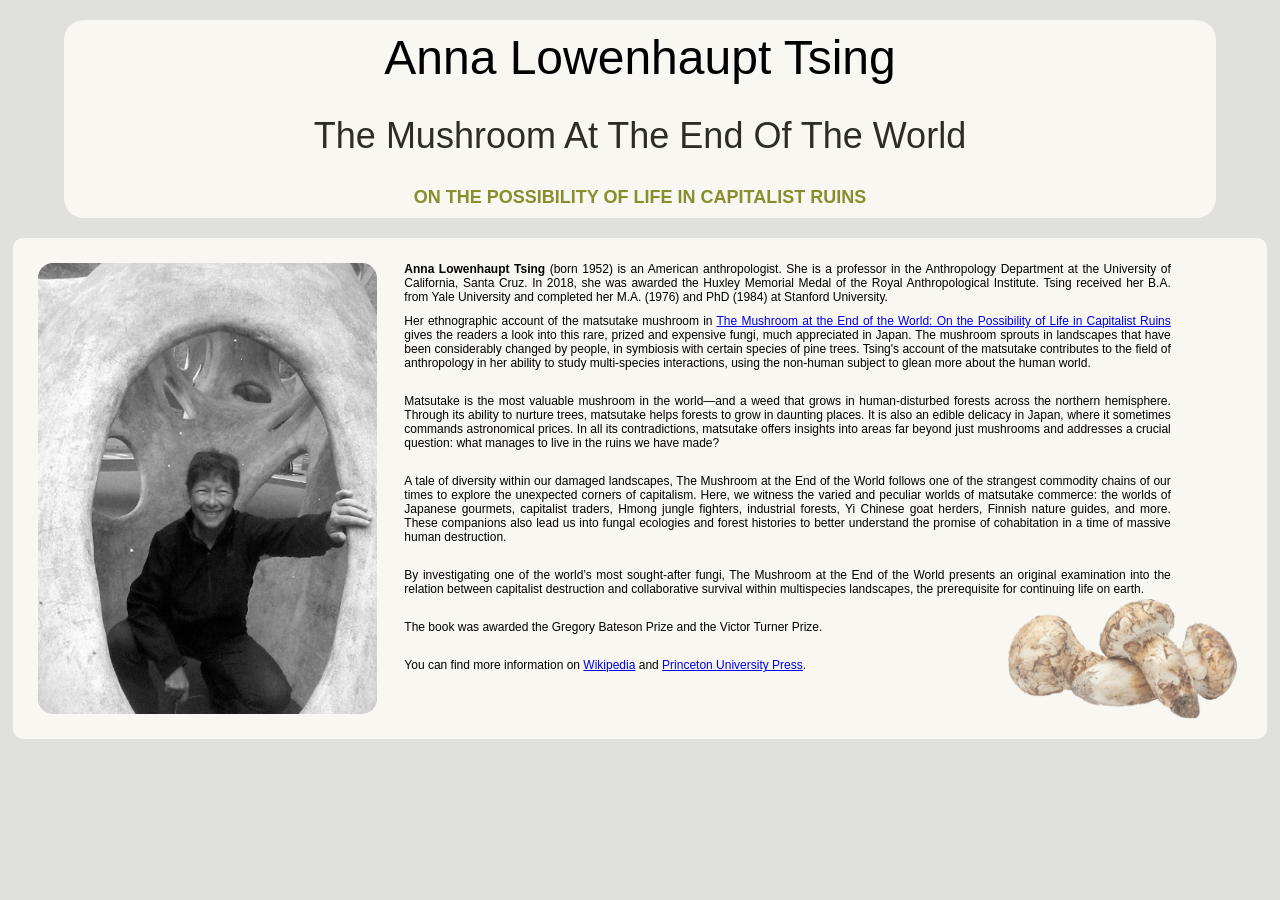
<file: pages/alt-tribute/index.html>
<!DOCTYPE html>
<html lang="en">
<head>
  <meta charset="UTF-8">
  <meta name="viewport" content="width=device-width, initial-scale=1.0">
  <link rel="stylesheet" href="style.css">
  <title>The Mushroom At The End Of The World</title>
</head>
<body>
  <header>
      <h1>Anna Lowenhaupt Tsing</h1>
      <h2>The Mushroom At The End Of The World</h2>
      <h3>ON THE POSSIBILITY OF LIFE IN CAPITALIST RUINS</h3>
  </header>

  <main>
    <article>
      <img src="./images/anna.jpg" alt="Portrait of Anna Lowenhaupt Tsing" class="portrait">
      <div class="main-article">
        <section>
          <p><b>Anna Lowenhaupt Tsing</b> (born 1952) is an American anthropologist. She is a professor in the Anthropology Department at the University of California, Santa Cruz. In 2018, she was awarded the Huxley Memorial Medal of the Royal Anthropological Institute. Tsing received her B.A. from Yale University and completed her M.A. (1976) and PhD (1984) at Stanford University.</p>
          <p>Her ethnographic account of the matsutake mushroom in <a href="https://press.princeton.edu/books/paperback/9780691178325/the-mushroom-at-the-end-of-the-world">The Mushroom at the End of the World: On the Possibility of Life in Capitalist Ruins</a> gives the readers a look into this rare, prized and expensive fungi, much appreciated in Japan. The mushroom sprouts in landscapes that have been considerably changed by people, in symbiosis with certain species of pine trees. Tsing's account of the matsutake contributes to the field of anthropology in her ability to study multi-species interactions, using the non-human subject to glean more about the human world.</p><br>
          <p>Matsutake is the most valuable mushroom in the world—and a weed that grows in human-disturbed forests across the northern hemisphere. Through its ability to nurture trees, matsutake helps forests to grow in daunting places. It is also an edible delicacy in Japan, where it sometimes commands astronomical prices. In all its contradictions, matsutake offers insights into areas far beyond just mushrooms and addresses a crucial question: what manages to live in the ruins we have made?</p><br>
          <p>A tale of diversity within our damaged landscapes, The Mushroom at the End of the World follows one of the strangest commodity chains of our times to explore the unexpected corners of capitalism. Here, we witness the varied and peculiar worlds of matsutake commerce: the worlds of Japanese gourmets, capitalist traders, Hmong jungle fighters, industrial forests, Yi Chinese goat herders, Finnish nature guides, and more. These companions also lead us into fungal ecologies and forest histories to better understand the promise of cohabitation in a time of massive human destruction.</p><br>
          <p>By investigating one of the world’s most sought-after fungi, The Mushroom at the End of the World presents an original examination into the relation between capitalist destruction and collaborative survival within multispecies landscapes, the prerequisite for continuing life on earth.</p><br>
          <p>The book was awarded the Gregory Bateson Prize and the Victor Turner Prize.</p><br>
          <p>You can find more information on <a href="https://en.wikipedia.org/wiki/Anna_Tsing" target="_blank">Wikipedia</a> and <a href="https://press.princeton.edu/books/paperback/9780691178325/the-mushroom-at-the-end-of-the-world" target="_blank">Princeton University Press</a>.</p>
        </section>
      </div>
      <div class="matsutake"></div>
    </article>
  </main>
</body>
</html>
</file>
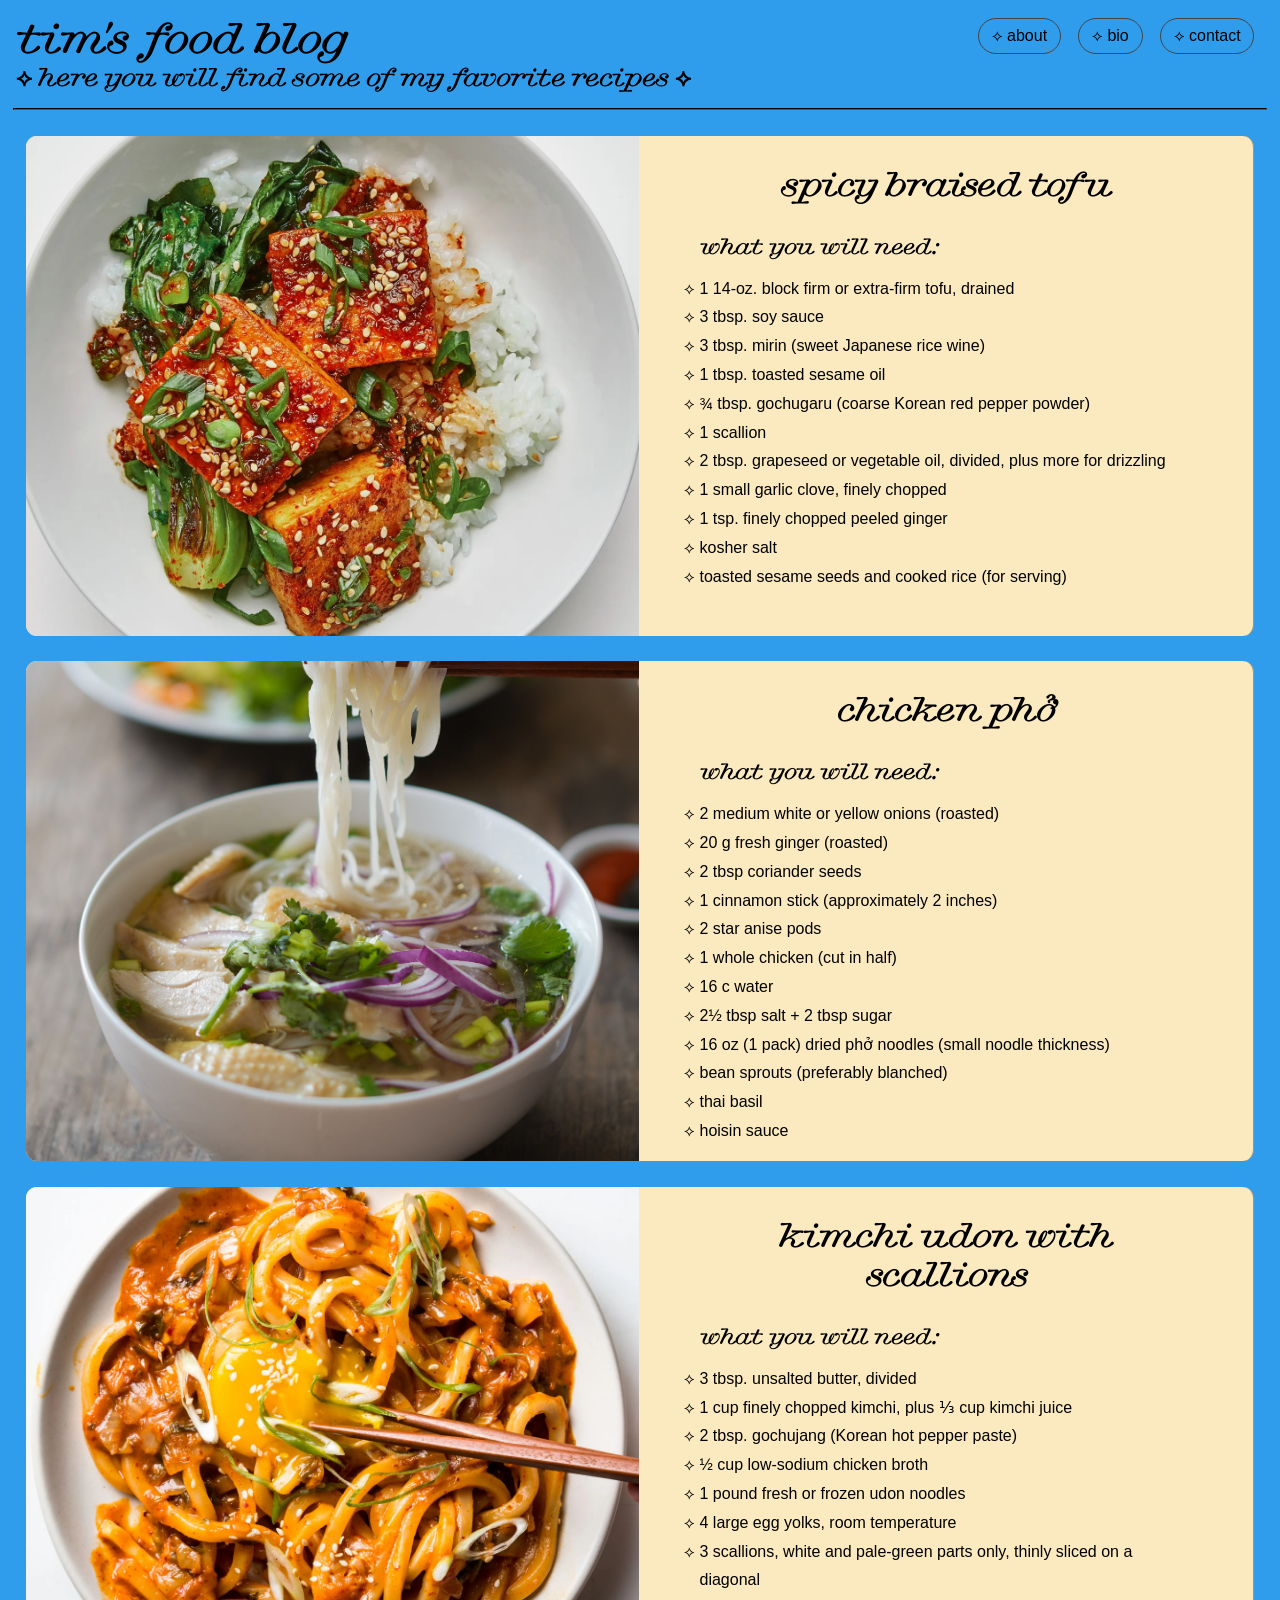
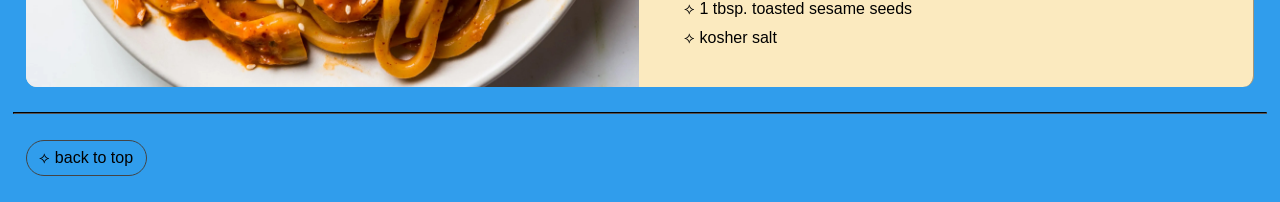
<file: pages/food-blog/index.html>
<!DOCTYPE html>
<html lang="en">
<head>
  <meta charset="UTF-8">
  <meta name="viewport" content="width=device-width, initial-scale=1.0">
  <link rel="stylesheet" href="style.css">
  <link rel="icon" type="image/png" href="./assets/favicon.png"/>
  <title>Tim's food blog</title>
</head>
<body>
  <header>
    <h1>Tim's food blog</h1>
    <h2>⟡ here you will find some of my favorite recipes ⟡</h2>
    <nav class="top-nav">
      <a href="#" class="button">⟡ about</a>
      <a href="#" class="button">⟡ bio</a>
      <a href="#" class="button">⟡ contact</a>
    </nav>
  </header>
  <hr>
  <main>
    <article>
      <section class="image-container1"></section>
      <section class="ingredient-container"> 
        <h2><a href="https://www.bonappetit.com/recipe/spicy-braised-tofu#intcid=_bon-appetit-recipe-bottom-recirc_d3f745a0-aab3-4201-985f-03a439bd5eeb_similar2-3" target="_blank">Spicy Braised Tofu</a></h2>
        <h3>what you will need:</h3>
        <ul>
          <li>1 14-oz. block firm or extra-firm tofu, drained</li>
          <li>3 tbsp. soy sauce</li>
          <li>3 tbsp. mirin (sweet Japanese rice wine)</li>
          <li>1 tbsp. toasted sesame oil</li>
          <li>¾ tbsp. gochugaru (coarse Korean red pepper powder)</li>
          <li>1 scallion</li>
          <li>2 tbsp. grapeseed or vegetable oil, divided, plus more for drizzling</li>
          <li>1 small garlic clove, finely chopped</li>
          <li>1 tsp. finely chopped peeled ginger</li>
          <li>kosher salt</li>
          <li>toasted sesame seeds and cooked rice (for serving)</li>
        </ul>
      </section>
    </article>

    <article>
      <section class="image-container2"></section>
      <section class="ingredient-container">
        <h2><a href="https://www.hungryhuy.com/chicken-pho-recipe/" target="_blank">Chicken Phở</a></h2>
        <h3>what you will need:</h3>
        <ul>
          <li>2 medium white or yellow onions (roasted)</li>
          <li>20 g fresh ginger (roasted)</li>
          <li>2 tbsp coriander seeds</li>
          <li>1 cinnamon stick (approximately 2 inches)</li>
          <li>2 star anise pods</li>
          <li>1 whole chicken (cut in half)</li>
          <li>16 c water</li>
          <li>2½ tbsp salt + 2 tbsp sugar</li>
          <li>16 oz (1 pack) dried phở noodles (small noodle thickness)</li>
          <li>bean sprouts (preferably blanched)</li>
          <li>thai basil</li>
          <li>hoisin sauce</li>
        </ul>
      </section>
    </article>

    <article>
      <section class="image-container3"></section>
      <section class="ingredient-container">
        <h2><a href="https://www.bonappetit.com/recipe/kimchi-udon-with-scallions" target="_blank">Kimchi Udon with Scallions</a></h2>
        <h3>what you will need:</h3>
        <ul>
          <li>3 tbsp. unsalted butter, divided</li>
          <li>1 cup finely chopped kimchi, plus ⅓ cup kimchi juice</li>
          <li>2 tbsp. gochujang (Korean hot pepper paste)</li>
          <li>½ cup low-sodium chicken broth</li>
          <li>1 pound fresh or frozen udon noodles</li>
          <li>4 large egg yolks, room temperature</li>
          <li>3 scallions, white and pale-green parts only, thinly sliced on a diagonal</li>
          <li>1 tbsp. toasted sesame seeds</li>
          <li>kosher salt</li>
        </ul>
      </section>
    </article>
  </main>
  <hr>
  <footer>
    <nav class="bottom-nav">
      <a href="#" class="button">⟡ back to top</a>
    </nav>
  </footer>
</body>
</html>
</file>
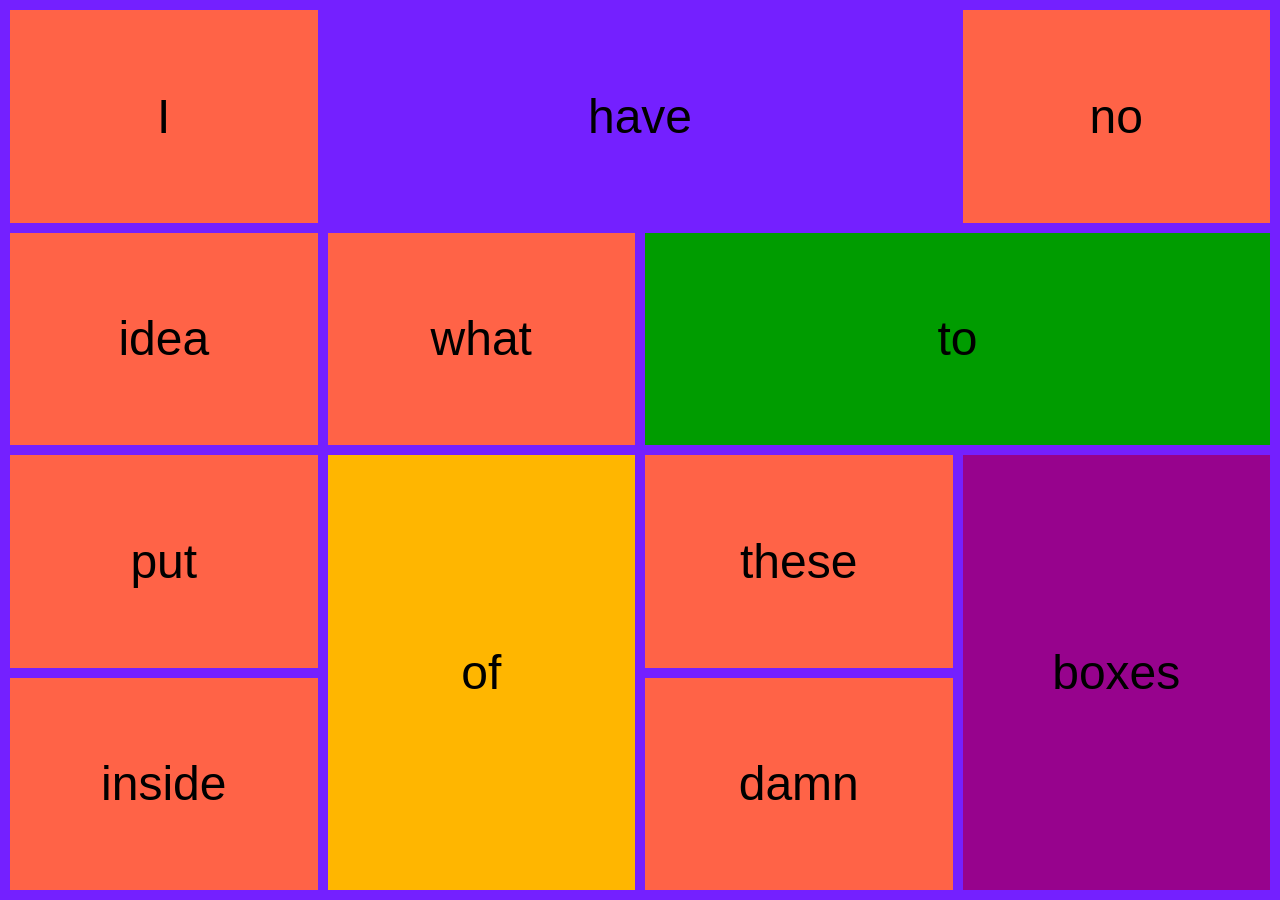
<file: pages/layout-grid/index.html>
<!DOCTYPE html>
<html lang="en">

<head>
  <meta charset="UTF-8">
  <meta name="viewport" content="width=device-width, initial-scale=1.0">
  <link rel="stylesheet" href="style.css">
  <title>Grid Layout Exercise</title>
</head>

<body>
  <div class="grid-container">
    <div class="grid-item item1">I</div>
    <div class="grid-item item2">have</div>
    <div class="grid-item item3">no</div>
    <div class="grid-item item4">idea</div>
    <div class="grid-item item5">what</div>
    <div class="grid-item item6">to</div>
    <div class="grid-item item7">put</div>
    <div class="grid-item item8">these</div>
    <div class="grid-item item9">of</div>
    <div class="grid-item item10">boxes</div>
    <div class="grid-item item11">inside</div>
    <div class="grid-item item12">damn</div>
  </div>

</body>

</html>
</file>
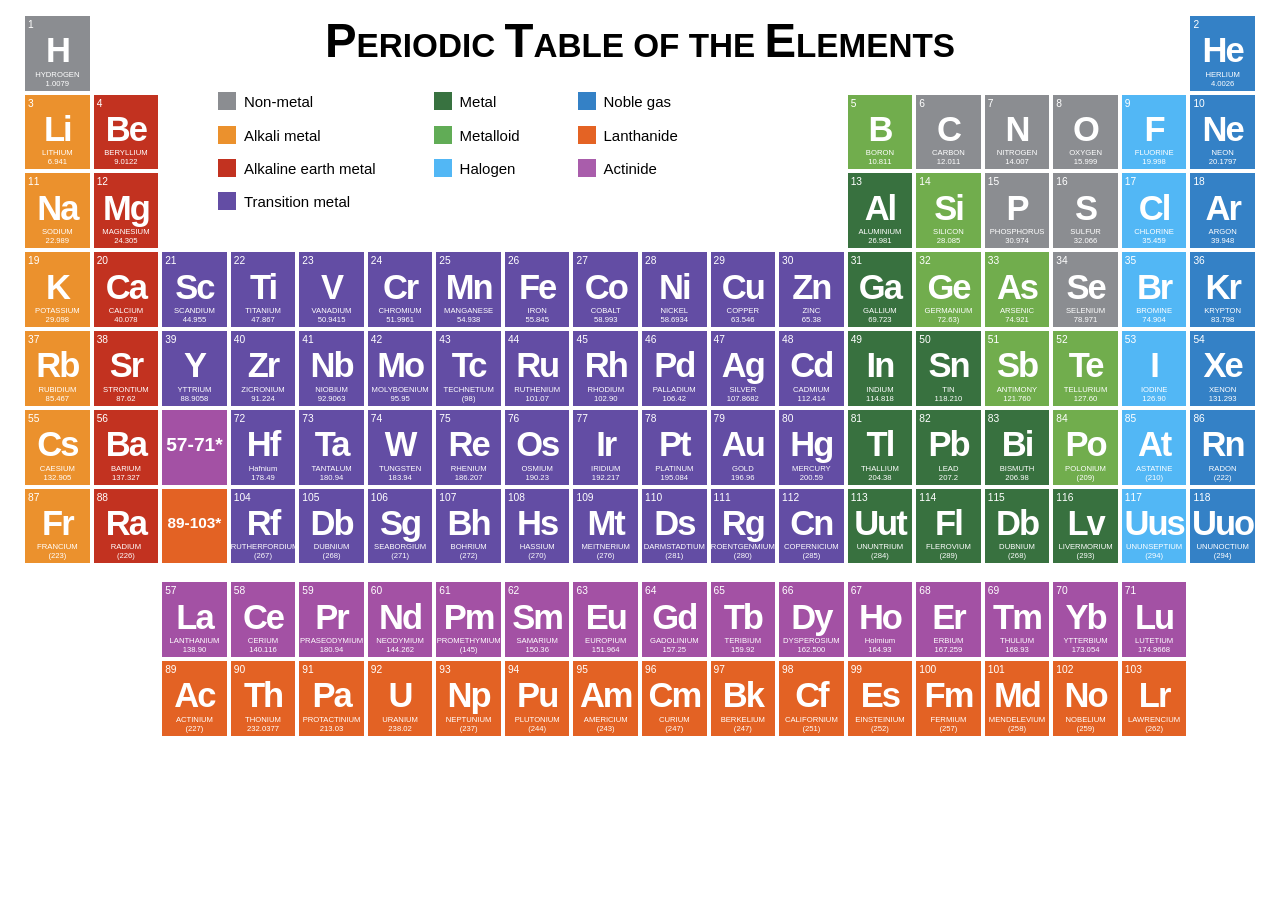
<file: pages/periodic-table/index.html>
<!DOCTYPE html>
<html lang="en">

<head>
  <meta charset="UTF-8">
  <meta name="viewport" content="width=device-width, initial-scale=1.0">
  <link rel="stylesheet" href="style.css">
  <title>Periodic Table of the Elemements🧪</title>
</head>

<body>

  <h1><span>P</span>ERIODIC <span>T</span>ABLE OF THE <span>E</span>LEMENTS</h1>

  <div class="legend">
    <div>
      <ul>
        <li><span></span>Non-metal</li>
        <li><span></span>Alkali metal</li>
        <li><span></span>Alkaline earth metal</li>
        <li><span></span>Transition metal</li>
      </ul>
    </div>
    <div>
      <ul>
        <li><span></span>Metal</li>
        <li><span></span>Metalloid</li>
        <li><span></span>Halogen</li>
      </ul>
    </div>
    <div>
      <ul>
        <li><span></span>Noble gas</li>
        <li><span></span>Lanthanide</li>
        <li><span></span>Actinide</li>
      </ul>
    </div>
  </div>

  <table>

    <tr id="row1">
      <td>
        <div>1</div>
        <div>H</div>
        <div>HYDROGEN<br>1.0079</div>
      </td>
      <td></td>
      <td></td>
      <td></td>
      <td></td>
      <td></td>
      <td></td>
      <td></td>
      <td></td>
      <td></td>
      <td></td>
      <td></td>
      <td></td>
      <td></td>
      <td></td>
      <td></td>
      <td></td>
      <td>
        <div>2</div>
        <div>He</div>
        <div>HERLIUM<br>4.0026</div>
      </td>
    </tr>

    <tr id="row2">
      <td>
        <div>3</div>
        <div>Li</div>
        <div>LITHIUM<br>6.941</div>
      </td>
      <td>
        <div>4</div>
        <div>Be</div>
        <div>BERYLLIUM<br>9.0122</div>
      </td>
      <td></td>
      <td></td>
      <td></td>
      <td></td>
      <td></td>
      <td></td>
      <td></td>
      <td></td>
      <td></td>
      <td></td>
      <td>
        <div>5</div>
        <div>B</div>
        <div>BORON<br>10.811</div>
      </td>
      <td>
        <div>6</div>
        <div>C</div>
        <div>CARBON<br>12.011</div>
      </td>
      <td>
        <div>7</div>
        <div>N</div>
        <div>NITROGEN<br>14.007</div>
      </td>
      <td>
        <div>8</div>
        <div>O</div>
        <div>OXYGEN<br>15.999</div>
      </td>
      <td>
        <div>9</div>
        <div>F</div>
        <div>FLUORINE<br>19.998</div>
      </td>
      <td>
        <div>10</div>
        <div>Ne</div>
        <div>NEON<br>20.1797</div>
      </td>
    </tr>

    <tr id="row3">
      <td>
        <div>11</div>
        <div>Na</div>
        <div>SODIUM<br>22.989</div>
      </td>
      <td>
        <div>12</div>
        <div>Mg</div>
        <div>MAGNESIUM<br>24.305</div>
      </td>
      <td></td>
      <td></td>
      <td></td>
      <td></td>
      <td></td>
      <td></td>
      <td></td>
      <td></td>
      <td></td>
      <td></td>
      <td>
        <div>13</div>
        <div>Al</div>
        <div>ALUMINIUM<br>26.981</div>
      </td>
      <td>
        <div>14</div>
        <div>Si</div>
        <div>SILICON<br>28.085</div>
      </td>
      <td>
        <div>15</div>
        <div>P</div>
        <div>PHOSPHORUS<br>30.974</div>
      </td>
      <td>
        <div>16</div>
        <div>S</div>
        <div>SULFUR<br>32.066</div>
      </td>
      <td>
        <div>17</div>
        <div>Cl</div>
        <div>CHLORINE<br>35.459</div>
      </td>
      <td>
        <div>18</div>
        <div>Ar</div>
        <div>ARGON<br>39.948</div>
      </td>
    </tr>

    <tr id="row4">
      <td>
        <div>19</div>
        <div>K</div>
        <div>POTASSIUM<br>29.098</div>
      </td>
      <td>
        <div>20</div>
        <div>Ca</div>
        <div>CALCIUM<br>40.078</div>
      </td>
      <td>
        <div>21</div>
        <div>Sc</div>
        <div>SCANDIUM<br>44.955</div>
      </td>
      <td>
        <div>22</div>
        <div>Ti</div>
        <div>TITANIUM<br>47.867</div>
      </td>
      <td>
        <div>23</div>
        <div>V</div>
        <div>VANADIUM<br>50.9415</div>
      </td>
      <td>
        <div>24</div>
        <div>Cr</div>
        <div>CHROMIUM<br>51.9961</div>
      </td>
      <td>
        <div>25</div>
        <div>Mn</div>
        <div>MANGANESE<br>54.938</div>
      </td>
      <td>
        <div>26</div>
        <div>Fe</div>
        <div>IRON<br>55.845</div>
      </td>
      <td>
        <div>27</div>
        <div>Co</div>
        <div>COBALT<br>58.993</div>
      </td>
      <td>
        <div>28</div>
        <div>Ni</div>
        <div>NICKEL<br>58.6934</div>
      </td>
      <td>
        <div>29</div>
        <div>Cu</div>
        <div>COPPER<br>63.546</div>
      </td>
      <td>
        <div>30</div>
        <div>Zn</div>
        <div>ZINC<br>65.38</div>
      </td>
      <td>
        <div>31</div>
        <div>Ga</div>
        <div>GALLIUM<br>69.723</div>
      </td>
      <td>
        <div>32</div>
        <div>Ge</div>
        <div>GERMANIUM<br>72.63)</div>
      </td>
      <td>
        <div>33</div>
        <div>As</div>
        <div>ARSENIC<br>74.921</div>
      </td>
      <td>
        <div>34</div>
        <div>Se</div>
        <div>SELENIUM<br>78.971</div>
      </td>
      <td>
        <div>35</div>
        <div>Br</div>
        <div>BROMINE<br>74.904</div>
      </td>
      <td>
        <div>36</div>
        <div>Kr</div>
        <div>KRYPTON<br>83.798</div>
      </td>
    </tr>

    <tr id="row5">
      <td>
        <div>37</div>
        <div>Rb</div>
        <div>RUBIDIUM<br>85.467</div>
      </td>
      <td>
        <div>38</div>
        <div>Sr</div>
        <div>STRONTIUM<br>87.62</div>
      </td>
      <td>
        <div>39</div>
        <div>Y</div>
        <div>YTTRIUM<br>88.9058</div>
      </td>
      <td>
        <div>40</div>
        <div>Zr</div>
        <div>ZICRONIUM<br>91.224</div>
      </td>
      <td>
        <div>41</div>
        <div>Nb</div>
        <div>NIOBIUM<br>92.9063</div>
      </td>
      <td>
        <div>42</div>
        <div>Mo</div>
        <div>MOLYBOENIUM<br>95.95</div>
      </td>
      <td>
        <div>43</div>
        <div>Tc</div>
        <div>TECHNETIUM<br>(98)</div>
      </td>
      <td>
        <div>44</div>
        <div>Ru</div>
        <div>RUTHENIUM<br>101.07</div>
      </td>
      <td>
        <div>45</div>
        <div>Rh</div>
        <div>RHODIUM<br>102.90</div>
      </td>
      <td>
        <div>46</div>
        <div>Pd</div>
        <div>PALLADIUM<br>106.42</div>
      </td>
      <td>
        <div>47</div>
        <div>Ag</div>
        <div>SILVER<br>107.8682</div>
      </td>
      <td>
        <div>48</div>
        <div>Cd</div>
        <div>CADMIUM<br>112.414</div>
      </td>
      <td>
        <div>49</div>
        <div>In</div>
        <div>INDIUM<br>114.818</div>
      </td>
      <td>
        <div>50</div>
        <div>Sn</div>
        <div>TIN<br>118.210</div>
      </td>
      <td>
        <div>51</div>
        <div>Sb</div>
        <div>ANTIMONY<br>121.760</div>
      </td>
      <td>
        <div>52</div>
        <div>Te</div>
        <div>TELLURIUM<br>127.60</div>
      </td>
      <td>
        <div>53</div>
        <div>I</div>
        <div>IODINE<br>126.90</div>
      </td>
      <td>
        <div>54</div>
        <div>Xe</div>
        <div>XENON<br>131.293</div>
      </td>
    </tr>

    <tr id="row6">
      <td>
        <div>55</div>
        <div>Cs</div>
        <div>CAESIUM<br>132.905</div>
      </td>
      <td>
        <div>56</div>
        <div>Ba</div>
        <div>BARIUM<br>137.327</div>
      </td>
      <td>
        <div></div>
        <div>57-71*</div>
        <div></div>
      </td>
      <td>
        <div>72</div>
        <div>Hf</div>
        <div>Hafnium<br>178.49</div>
      </td>
      <td>
        <div>73</div>
        <div>Ta</div>
        <div>TANTALUM<br>180.94</div>
      </td>
      <td>
        <div>74</div>
        <div>W</div>
        <div>TUNGSTEN<br>183.94</div>
      </td>
      <td>
        <div>75</div>
        <div>Re</div>
        <div>RHENIUM<br>186.207</div>
      </td>
      <td>
        <div>76</div>
        <div>Os</div>
        <div>OSMIUM<br>190.23</div>
      </td>
      <td>
        <div>77</div>
        <div>Ir</div>
        <div>IRIDIUM<br>192.217</div>
      </td>
      <td>
        <div>78</div>
        <div>Pt</div>
        <div>PLATINUM<br>195.084</div>
      </td>
      <td>
        <div>79</div>
        <div>Au</div>
        <div>GOLD<br>196.96</div>
      </td>
      <td>
        <div>80</div>
        <div>Hg</div>
        <div>MERCURY<br>200.59</div>
      </td>
      <td>
        <div>81</div>
        <div>Tl</div>
        <div>THALLIUM<br>204.38</div>
      </td>
      <td>
        <div>82</div>
        <div>Pb</div>
        <div>LEAD<br>207.2</div>
      </td>
      <td>
        <div>83</div>
        <div>Bi</div>
        <div>BISMUTH<br>206.98</div>
      </td>
      <td>
        <div>84</div>
        <div>Po</div>
        <div>POLONIUM<br>(209)</div>
      </td>
      <td>
        <div>85</div>
        <div>At</div>
        <div>ASTATINE<br>(210)</div>
      </td>
      <td>
        <div>86</div>
        <div>Rn</div>
        <div>RADON<br>(222)</div>
      </td>
    </tr>

    <tr id="row7">
      <td>
        <div>87</div>
        <div>Fr</div>
        <div>FRANCIUM<br>(223)</div>
      </td>
      <td>
        <div>88</div>
        <div>Ra</div>
        <div>RADIUM<br>(226)</div>
      </td>
      <td>
        <div></div>
        <div>89-103*</div>
        <div></div>
      </td>
      <td>
        <div>104</div>
        <div>Rf</div>
        <div>RUTHERFORDIUM<br>(267)</div>
      </td>
      <td>
        <div>105</div>
        <div>Db</div>
        <div>DUBNIUM<br>(268)</div>
      </td>
      <td>
        <div>106</div>
        <div>Sg</div>
        <div>SEABORGIUM<br>(271)</div>
      </td>
      <td>
        <div>107</div>
        <div>Bh</div>
        <div>BOHRIUM<br>(272)</div>
      </td>
      <td>
        <div>108</div>
        <div>Hs</div>
        <div>HASSIUM<br>(270)</div>
      </td>
      <td>
        <div>109</div>
        <div>Mt</div>
        <div>MEITNERIUM<br>(276)</div>
      </td>
      <td>
        <div>110</div>
        <div>Ds</div>
        <div>DARMSTADTIUM<br>(281)</div>
      </td>
      <td>
        <div>111</div>
        <div>Rg</div>
        <div>ROENTGENMIUM<br>(280)</div>
      </td>
      <td>
        <div>112</div>
        <div>Cn</div>
        <div>COPERNICIUM<br>(285)</div>
      </td>
      <td>
        <div>113</div>
        <div>Uut</div>
        <div>UNUNTRIUM<br>(284)</div>
      </td>
      <td>
        <div>114</div>
        <div>Fl</div>
        <div>FLEROVIUM<br>(289)</div>
      </td>
      <td>
        <div>115</div>
        <div>Db</div>
        <div>DUBNIUM<br>(268)</div>
      </td>
      <td>
        <div>116</div>
        <div>Lv</div>
        <div>LIVERMORIUM<br>(293)</div>
      </td>
      <td>
        <div>117</div>
        <div>Uus</div>
        <div>UNUNSEPTIUM<br>(294)</div>
      </td>
      <td>
        <div>118</div>
        <div>Uuo</div>
        <div>UNUNOCTIUM<br>(294)</div>
      </td>
    </tr>

  </table>

  <table>

  <tr id="row8">
    <td></td>
    <td></td>
    <td>
      <div>57</div>
      <div>La</div>
      <div>LANTHANIUM<br>138.90</div>
    </td>
    <td>
      <div>58</div>
      <div>Ce</div>
      <div>CERIUM<br>140.116</div>
    </td>
    <td>
      <div>59</div>
      <div>Pr</div>
      <div>PRASEODYMIUM<br>180.94</div>
    </td>
    <td>
      <div>60</div>
      <div>Nd</div>
      <div>NEODYMIUM<br>144.262</div>
    </td>
    <td>
      <div>61</div>
      <div>Pm</div>
      <div>PROMETHYMIUM<br>(145)</div>
    </td>
    <td>
      <div>62</div>
      <div>Sm</div>
      <div>SAMARIUM<br>150.36</div>
    </td>
    <td>
      <div>63</div>
      <div>Eu</div>
      <div>EUROPIUM<br>151.964</div>
    </td>
    <td>
      <div>64</div>
      <div>Gd</div>
      <div>GADOLINIUM<br>157.25</div>
    </td>
    <td>
      <div>65</div>
      <div>Tb</div>
      <div>TERIBIUM<br>159.92</div>
    </td>
    <td>
      <div>66</div>
      <div>Dy</div>
      <div>DYSPEROSIUM<br>162.500</div>
    </td>
    <td>
      <div>67</div>
      <div>Ho</div>
      <div>Holmium<br>164.93</div>
    </td>
    <td>
      <div>68</div>
      <div>Er</div>
      <div>ERBIUM<br>167.259</div>
    </td>
    <td>
      <div>69</div>
      <div>Tm</div>
      <div>THULIUM<br>168.93</div>
    </td>
    <td>
      <div>70</div>
      <div>Yb</div>
      <div>YTTERBIUM<br>173.054</div>
    </td>
    <td>
      <div>71</div>
      <div>Lu</div>
      <div>LUTETIUM<br>174.9668</div>
    </td>
    
  </tr>

  <tr id="row9">
    <td></td>
    <td></td>
    <td>
      <div>89</div>
      <div>Ac</div>
      <div>ACTINIUM<br>(227)</div>
    </td>
    <td>
      <div>90</div>
      <div>Th</div>
      <div>THONIUM<br>232.0377</div>
    </td>
    <td>
      <div>91</div>
      <div>Pa</div>
      <div>PROTACTINIUM<br>213.03</div>
    </td>
    <td>
      <div>92</div>
      <div>U</div>
      <div>URANIUM<br>238.02</div>
    </td>
    <td>
      <div>93</div>
      <div>Np</div>
      <div>NEPTUNIUM<br>(237)</div>
    </td>
    <td>
      <div>94</div>
      <div>Pu</div>
      <div>PLUTONIUM<br>(244)</div>
    </td>
    <td>
      <div>95</div>
      <div>Am</div>
      <div>AMERICIUM<br>(243)</div>
    </td>
    <td>
      <div>96</div>
      <div>Cm</div>
      <div>CURIUM<br>(247)</div>
    </td>
    <td>
      <div>97</div>
      <div>Bk</div>
      <div>BERKELIUM<br>(247)</div>
    </td>
    <td>
      <div>98</div>
      <div>Cf</div>
      <div>CALIFORNIUM<br>(251)</div>
    </td>
    <td>
      <div>99</div>
      <div>Es</div>
      <div>EINSTEINIUM<br>(252)</div>
    </td>
    <td>
      <div>100</div>
      <div>Fm</div>
      <div>FERMIUM<br>(257)</div>
    </td>
    <td>
      <div>101</div>
      <div>Md</div>
      <div>MENDELEVIUM<br>(258)</div>
    </td>
    <td>
      <div>102</div>
      <div>No</div>
      <div>NOBELIUM<br>(259)</div>
    </td>
    <td>
      <div>103</div>
      <div>Lr</div>
      <div>LAWRENCIUM<br>(262)</div>
    </td>
    <td></td>
  </tr>

  </table>

</body>

</html>
</file>
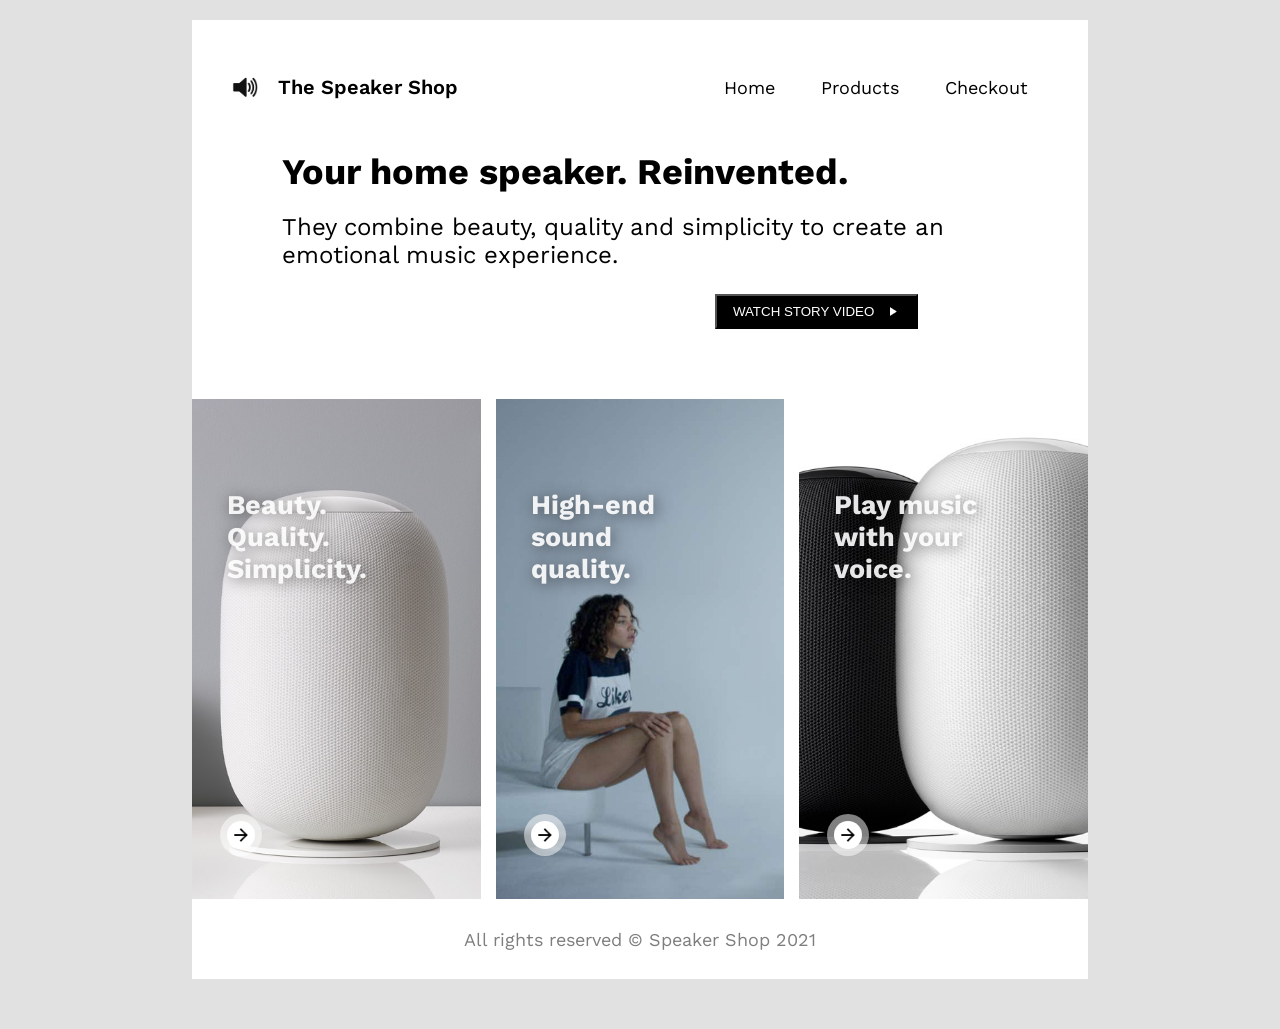
<file: pages/speaker/index.html>
<!DOCTYPE html>
<html lang="en">

<head>
  <meta charset="UTF-8">
  <meta http-equiv="X-UA-Compatible" content="IE=edge">
  <meta name="viewport" content="width=device-width, initial-scale=1.0">
  <link rel="preconnect" href="https://fonts.gstatic.com">
  <link rel="stylesheet" href="style.css">
  <title>The Speaker Shop</title>
</head>

<body>
  <div class="body-container">
    <header>
      <div class="logo">
        <img src="./images/1000px-Speaker_Icon.svg.png" alt="speaker icon">
        <p><a href="#">The Speaker Shop</a></p>
      </div>
      <div class="navigation">
        <ul>
          <li><a href="#">Home</a></li>
          <li><a href="#">Products</a></li>
          <li><a href="#">Checkout</a></li>
        </ul>
      </div>
    </header>
    <main>
      <div class="story">
        <h1>Your home speaker. Reinvented.</h1>
        <p>They combine beauty, quality and simplicity to create an emotional music experience.</p>
        <button>watch story video <img src="images/play_video.png" alt="play button"></button>
      </div>

      <div class="image-container">
        <div class="image1">
          <h2>Beauty.<br>Quality.<br>Simplicity.</h2>
          <div><img src="./images/open.png" alt="arrow"></div>
        </div>
        <div class="image2">
          <h2>High-end<br>sound<br>quality.</h2>
          <div><img src="./images/open.png" alt="arrow"></div>
        </div>
        <div class="image3">
          <h2>Play music<br>with your<br>voice.</h2>
          <div><img src="./images/open.png" alt="arrow"></div>
        </div>
      </div>
    </main>

    <footer>
      <p>All rights reserved &copy; Speaker Shop 2021</p>
    </footer>
  </div>

</body>

</html>
</file>
<file: pages/alt-tribute/style.css>
* {
  font-family:Helvetica, Arial, sans-serif;
  margin: 0 0 10px;
  padding: 0;
  box-sizing: border-box;
}

:root {
  font-size: 62.5%;
}

body {
  background-color: #E0E0DC;
  font-size: 1.2rem;
}

header {
  height: auto;
  width: 90%;
  margin: 20px auto;
  border-radius: 20px;
  background: #F8F7F2;
}

h1, h2, h3 {
  padding: 10px;
  text-align: center;
}

h1 {
  color: #000000;
  font-size: 4em;
  font-weight: 300;
}

h2 {
  color: #2e2c25;
  font-size: 3em;
  font-weight: 400;
}

h3 {
  color: #878E2B;
  font-size: 1.5em;
  font-weight: 600;
}

main {
  /* border: 1px solid red; */
  width: 98%;
  margin: auto;
  background: #F8F7F2;
  border-radius: 10px;
}

.portrait {
  width: 27%;
  margin: 2% 0 2% 2%;
  border-radius: 15px;
  display: inline-block;
  vertical-align: top;
}

section {
  margin: 3%;
}

article {
  position: relative;
}

.main-article {
  display: inline-block;
  width: 65%;
  text-align: justify;
  position: relative;
  z-index: 5;
}

.matsutake {
  width: 240px;
  height: 120px;
  background: url(images/matsutake.png) center/contain no-repeat;
  opacity: 0.7;
  position: absolute;
  bottom: 2%;
  right: 2%;
  z-index: 3;
}
</file>
<file: pages/food-blog/style.css>
@font-face {
  font-family: 'ClubLithographer';
  src: url(assets/ClubLithographer-Italic.woff)
}

* {
  padding: 0;
  margin: 0;
  box-sizing: border-box;
  font-family: Helvetica, Arial, sans-serif;
}

body {
background-color: #309DEC;
}

hr {
  width: 98%;
  margin: auto;
  border-color: black;
}

h1, h2, h3 {
  font-family: 'ClubLithographer';
}

h1 {
  font-size: 2.5em;
  display: inline-block;
}

h3 {
  font-size: 1.3em;
  padding-bottom: 15px;
}

h2 a {
  font-family: 'ClubLithographer';
  color: black;
  text-decoration: none;
}

h1:hover, h2 a:hover {
  color: rgba(254, 71, 68, 0.8);
}

header {
  margin: 1em;
}

.top-nav {
  position: absolute;
  top:2%;
  right:2%;
}

.bottom-nav {
  margin: 2%;
}

a.button {
  display: inline-block;
  color: black;
  text-decoration: none;
  padding: 0.5em 0.8em;
  border: 1px solid #444444;
  border-radius: 1.5em;
}

.top-nav a.button {
  margin-left: 0.8em;
}

.bottom-nav a.button {
  margin-right: 0.8em;
}

a.button:hover {
  background-color: rgba(254, 71, 68, 0.8);
}

article {
  background-color:#FBEABF;
  width: 96%;
  border-right: 1.5px solid #a1967b;
  height: 500px;
  margin: 2% auto;
  border-radius: 0.7em;
  display: flex;
  justify-content: space-between;
}

section {
  width:50%;
  display: inline-block;
  vertical-align: top;
  overflow:auto;
}

section h2 {
  text-align: center;
  font-size: 2em;
  padding-bottom: 30px;
}

.image-container1, .image-container2, .image-container3 {
  border-radius: 0.7em 0 0 0.7em;
  text-align:center;
}

.image-container1 {
  background: url(assets/tofu.jpg) center/cover no-repeat;
}

.image-container2 {
  background: url(assets/pho.jpg) center/cover no-repeat;
}

.image-container3 {
  background: url(assets/udon.jpg) center/cover no-repeat;
}

ul {
  list-style-type: "⟡ ";
  line-height: 1.8em;
}

.ingredient-container {
  padding: 30px 60px 0;
}
</file>
<file: pages/layout-grid/style.css>
* {
  padding: 0;
  margin: 0;
  box-sizing: border-box;
}

body {
  margin: 10px;
  font-family: sans-serif;
}

.grid-container {
  height: calc(100vh - 20px);
  display: grid;
  grid-template-columns: repeat(4, 1fr);
  grid-template-rows: repeat(4, 1fr);
  gap: 10px;
}

.grid-item{
  font-size: 3rem;
  padding: 20px;
  background-color: tomato;
  text-align: center;
  box-shadow: 0 0 0 10px #7420FF;
  display: flex;
  align-items: center;
  justify-content: center;
}

.item2 {
  background-color: #7420FF;
  grid-column: 2/4;
}

.item6 {
  background-color: #009C00;
  grid-column: 3/5;
}

.item9 {
  background-color: #FFB600;
  grid-column: 2/3;
  grid-row: 3/5;
}

.item10 {
  background-color: #97038D;
  grid-column: 4/5;
  grid-row: 3/5;
}
</file>
<file: pages/periodic-table/style.css>
* {
  padding: 0;
  margin: 0;
  box-sizing: border-box;
  font-size: 10px;
}

body {
  font-family: Arial, Helvetica, sans-serif;
  position: relative;
}

h1 {
  position: absolute;
  display: block;
  font-size: 2.6vw;
  left: 50%;
  transform:translateX(-50%);
}

.legend{
  position: absolute;
  left: 160px;
  top: 6.2vw;
  height: 10vw;
  width: 45vw;
  display: flex;
  justify-content:space-evenly;
}

.legend div {
  vertical-align: top;
}

ul li {
  color: black;
  list-style: none;
  padding-bottom: 1.2vw;
  font-size: 1.5rem;
}

li span {
  display: inline-block;
    width: 18px;
    height: 18px;
    vertical-align: bottom;
    margin-right: .6vw;
}

.legend div:nth-child(1) ul li:nth-child(1) span {
  background-color: #8B8D91;
}

.legend div:nth-child(1) ul li:nth-child(2) span {
  background-color: #EB912D;
}

.legend div:nth-child(1) ul li:nth-child(3) span {
  background-color: #C23220;
}

.legend div:nth-child(1) ul li:nth-child(4) span {
  background-color: #634DA4;
}

.legend div:nth-child(2) ul li:nth-child(1) span {
  background-color: #387240;
}

.legend div:nth-child(2) ul li:nth-child(2) span {
  background-color: #61AC56;
}

.legend div:nth-child(2) ul li:nth-child(3) span {
  background-color: #52B7F5;
}

.legend div:nth-child(3) ul li:nth-child(1) span {
  background-color: #3481C6;
}

.legend div:nth-child(3) ul li:nth-child(2) span {
  background-color: #E46324;
}

.legend div:nth-child(3) ul li:nth-child(3) span {
  background-color: #A95DAB;
}

h1 span {
  font-size: 3.7vw;
}

table {
  margin: 1% auto;
  empty-cells: hide;
}

td {
  position: relative;
  background-color: #abc;
  width: 5.2vw;
  height: 6vw;
  border: 1px solid white;
}

div {
  color: white;
}

td div:nth-child(1) {
  font-size: .8vw;
  position: absolute;
  top: 3px;
  left: 3px;
}

td div:nth-child(2) {
  font-size: 2.7vw;
  font-weight: bold;
  margin: auto;
  text-align: center;
  padding-bottom: 5px;
  letter-spacing: -2px;
}

td div:nth-child(3) {
  font-size: .6vw;
  font-weight: lighter;
  position: absolute;
  width: 100%;
  text-align: center;
  bottom: 3px;
}

#row6 td:nth-child(3) div:nth-child(2) {
  font-size: 1.5vw;
  letter-spacing: initial;
}

#row7 td:nth-child(3) div:nth-child(2) {
  font-size: 1.2vw;
  letter-spacing: initial;
}

/* *** COLORS *** */

#row1 td:nth-child(1),
#row2 td:nth-child(n+14):nth-child(-n+16),
#row3 td:nth-child(n+15):nth-child(-n+16),
#row4 td:nth-child(16) {
  background-color: #8B8D91;
}

#row1 td:nth-child(18),
#row2 td:nth-child(18),
#row3 td:nth-child(18),
#row4 td:nth-child(18),
#row5 td:nth-child(18),
#row6 td:nth-child(18),
#row7 td:nth-child(18) {
  background-color: #3481C6;
}

#row2 td:nth-child(1),
#row3 td:nth-child(1),
#row4 td:nth-child(1),
#row5 td:nth-child(1),
#row6 td:nth-child(1),
#row7 td:nth-child(1) {
  background-color: #EB912D;
}

#row2 td:nth-child(2),
#row3 td:nth-child(2),
#row4 td:nth-child(2),
#row5 td:nth-child(2),
#row6 td:nth-child(2),
#row7 td:nth-child(2) {
  background-color: #C23220;
}
#row2 td:nth-child(2),
#row3 td:nth-child(2),
#row4 td:nth-child(2),
#row5 td:nth-child(2),
#row6 td:nth-child(2),
#row7 td:nth-child(2) {
  background-color: #C23220;
}

#row2 td:nth-child(17),
#row3 td:nth-child(17),
#row4 td:nth-child(17),
#row5 td:nth-child(17),
#row6 td:nth-child(17),
#row7 td:nth-child(17) {
  background-color: #52B7F5;
}

#row2 td:nth-child(13),
#row3 td:nth-child(14),
#row4 td:nth-child(n+14):nth-child(-n+15),
#row5 td:nth-child(n+15):nth-child(-n+16),
#row6 td:nth-child(16) {
  background-color: #71AD4D;
}

#row3 td:nth-child(13),
#row4 td:nth-child(13),
#row5 td:nth-child(n+13):nth-child(-n+14),
#row6 td:nth-child(n+13):nth-child(-n+15),
#row7 td:nth-child(n+13):nth-child(-n+16) {
  background-color: #38713F;
}

#row4 td:nth-child(n+3):nth-child(-n+12),
#row5 td:nth-child(n+3):nth-child(-n+12),
#row6 td:nth-child(n+4):nth-child(-n+12),
#row7 td:nth-child(n+4):nth-child(-n+12) {
  background-color:#634DA4;
}

#row6 td:nth-child(3),
#row8 td:nth-child(n+3):nth-child(-n+17) {
  background-color: #A351A4;
}

#row7 td:nth-child(3),
#row9 td:nth-child(n+3):nth-child(-n+17) {
  background-color: #E36224;
}
</file>
<file: pages/speaker/style.css>
@import url('https://fonts.googleapis.com/css2?family=Work+Sans:wght@300;400;600&display=swap');

* {
  margin: 0;
  padding: 0;
}

:root {
  font-size: 62.5%;
}

body {
  font-family: 'Work Sans', sans-serif;
  font-size: 1.8rem;
  background-color: #E1E1E1;
}

.body-container {
  width: 70vw;
  margin: 2rem auto 5rem;
  background-color: #fff;
}

/* header */

header {
  position: relative;
  width: 100%;
  display: inline-block;
}

header a {
  color: black;
  text-decoration: none;
}

.logo {
  position: absolute;
  height: 100px;
  display: flex;
  align-items: center;
  margin-left: 4rem;
}

.logo p {
  font-size: 2rem;
  font-weight: 600;
  padding: 2rem;
}

.logo img {
  width: 3%;
}

.navigation {
  position: absolute;
  top: 0;
  right: 0;
  height: 100px;
  display: flex;
  align-items: center;
  margin-right: 4rem;
}

.navigation ul li {
  list-style: none;
  display: inline;
  padding: 2rem;
}

/* main */

.story {
  position: relative;
  width: 80%;
  margin: auto;
  margin-top: 110px;
  margin-bottom: 70px;
}

.story p {
  margin-top: 2rem;
  font-size: 2.4rem;
  padding-bottom: 6rem;
}

.story button {
  position: absolute;
  bottom: 0;
  right: 8rem;
  padding: .8rem .5rem;
  background-color: black;
  color: white;
  text-transform: uppercase;
  display: flex;
  justify-content: space-evenly;
  align-items: center;
}

.story button img {
  width: 8%;
}

/* image container */

.image-container {
  position: relative;
  background-color: #fff;
  display: grid;
  grid-template-columns: repeat(3, 1fr);
  grid-template-rows: 500px;
  gap: 1.5rem;
}

.image-container div {
  color: rgba(255, 255, 255, .9);
  text-shadow: 2px 2px 15px rgba(0, 0, 0, .5);
}

.image-container div h2 {
  margin-top: 90px;
  margin-left: 35px;
}

.image-container div img {
  width: 20px;
  padding: 4px;
  position: absolute;
  bottom: 50px;
  margin-left: 35px;
  background-color: #fff;
  box-shadow: 0 0 0 7px rgba(255, 255, 255, .5);
  border-radius: 50%;
}

.image1 {
  background: url(images/white-box.jpg) center/cover no-repeat;
}

.image2 {
  background: url(images/room.jpg) left/cover no-repeat;
}

.image3 {
  background: url(images/black-white.jpg) center/cover no-repeat;
}

/* footer */

footer {
  height: 80px;
  display: flex;
  justify-content: center;
  align-items: center;
  color: #7e7e7e;
}

/* media queries */

@media (max-width: 1020px) {
  .body-container {
    width: 80vw;
  }
}

@media (max-width: 890px) {
  .body-container {
    width: calc(100vw - 4rem);
    margin: 2rem auto 5rem;
    background-color: #fff;
  }

  .image-container {
    display: grid;
    grid-template-columns: 1fr;
    grid-template-rows: repeat(3, 300px);
    gap: 1.5rem;
  }

  .image1,
  .image2,
  .image3 {
    display: flex;
    justify-content: center;
    align-items: center;
  }

  .image-container div h2 {
    font-size: 4rem;
    display: inline;
    margin: 0;
    margin: 0;
  }

  .image-container div img {
    width: 20px;
    padding: 4px;
    position: initial;
    margin-left: 35px;
    background-color: #fff;
    box-shadow: 0 0 0 7px rgba(255, 255, 255, .5);
    border-radius: 50%;
  }
}

@media (max-width: 750px) {
  .body-container {
    margin: 2rem auto;
    background-color: #fff;
  }

  .logo {
    height: 40px;
    position: relative;
    padding-top: 2rem;
  }

  .navigation {
    height: 40px;
    position: relative;
    margin-left: 4rem;
  }

  .navigation ul li {
    padding: 0 4rem 0 0;
  }

  .story {
    width: 80%;
    margin-top: 70px;
    margin-bottom: 100px;
  }
}
</file>
